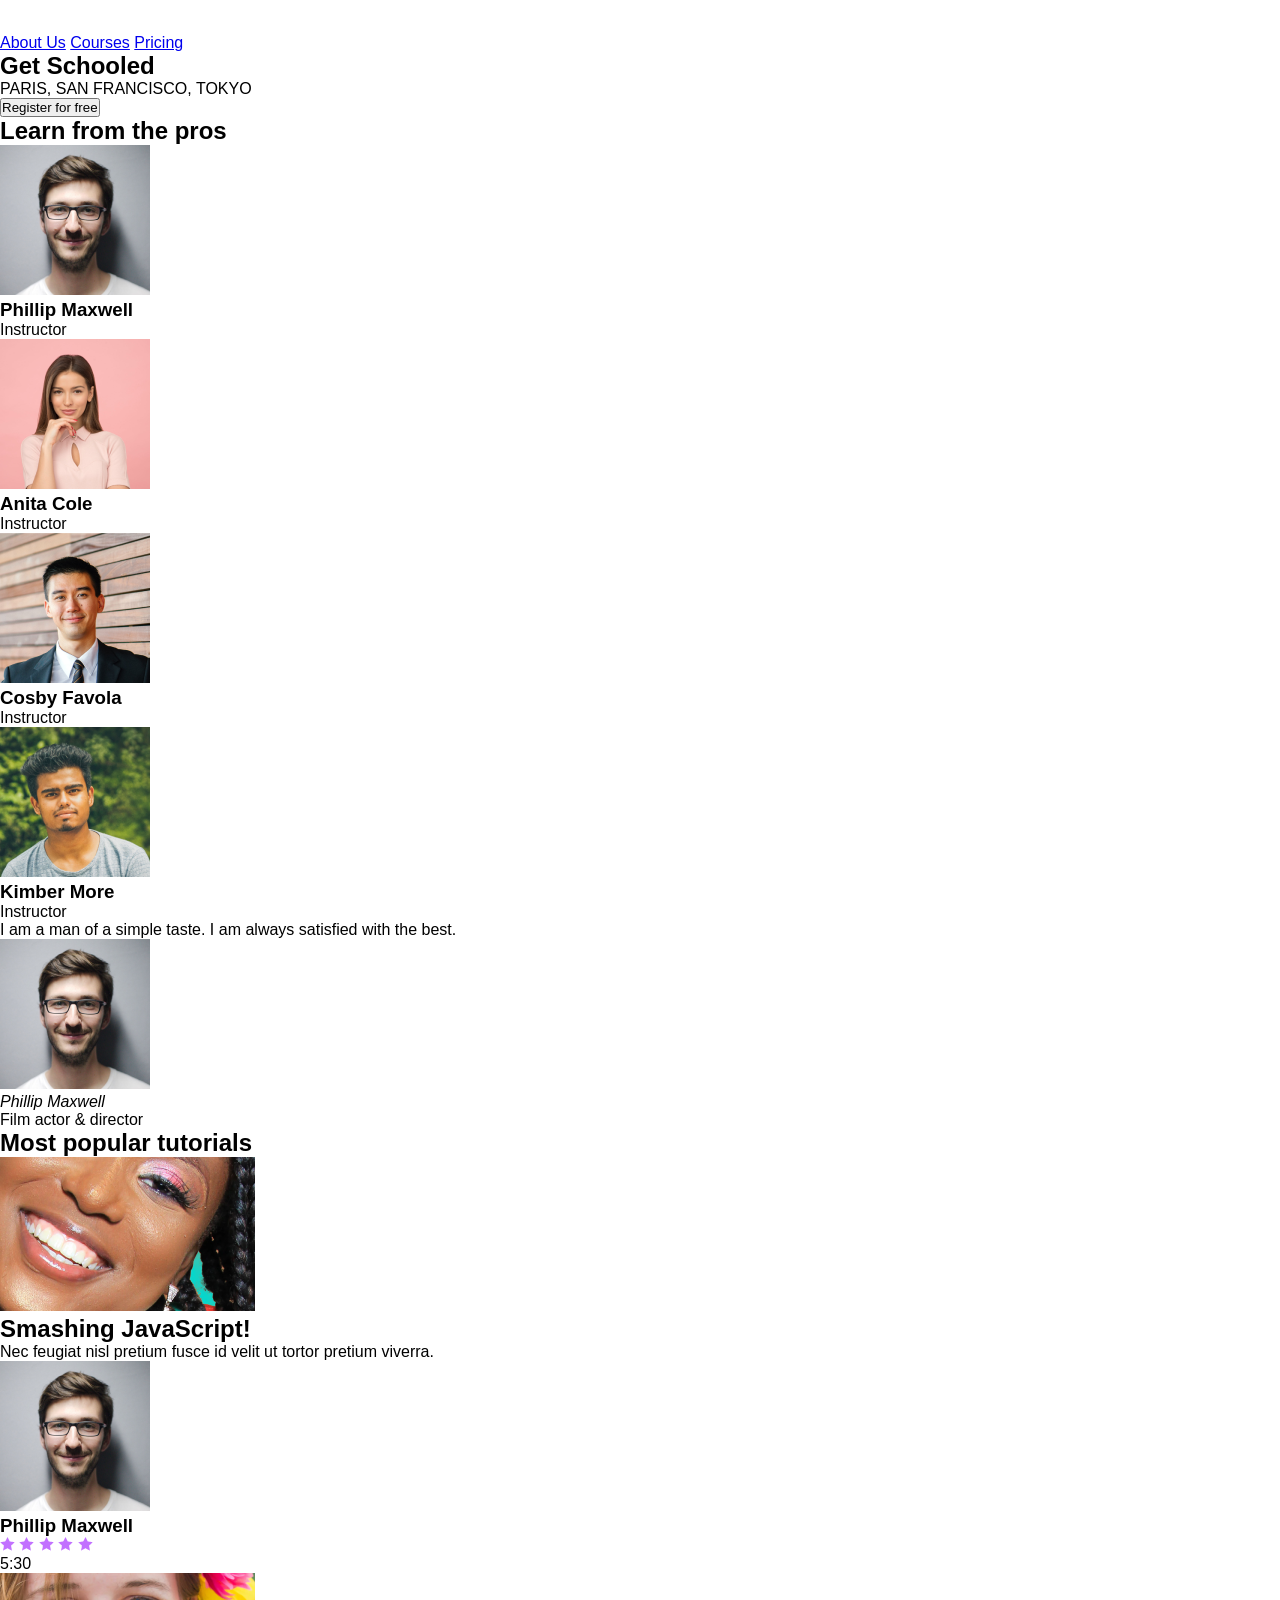
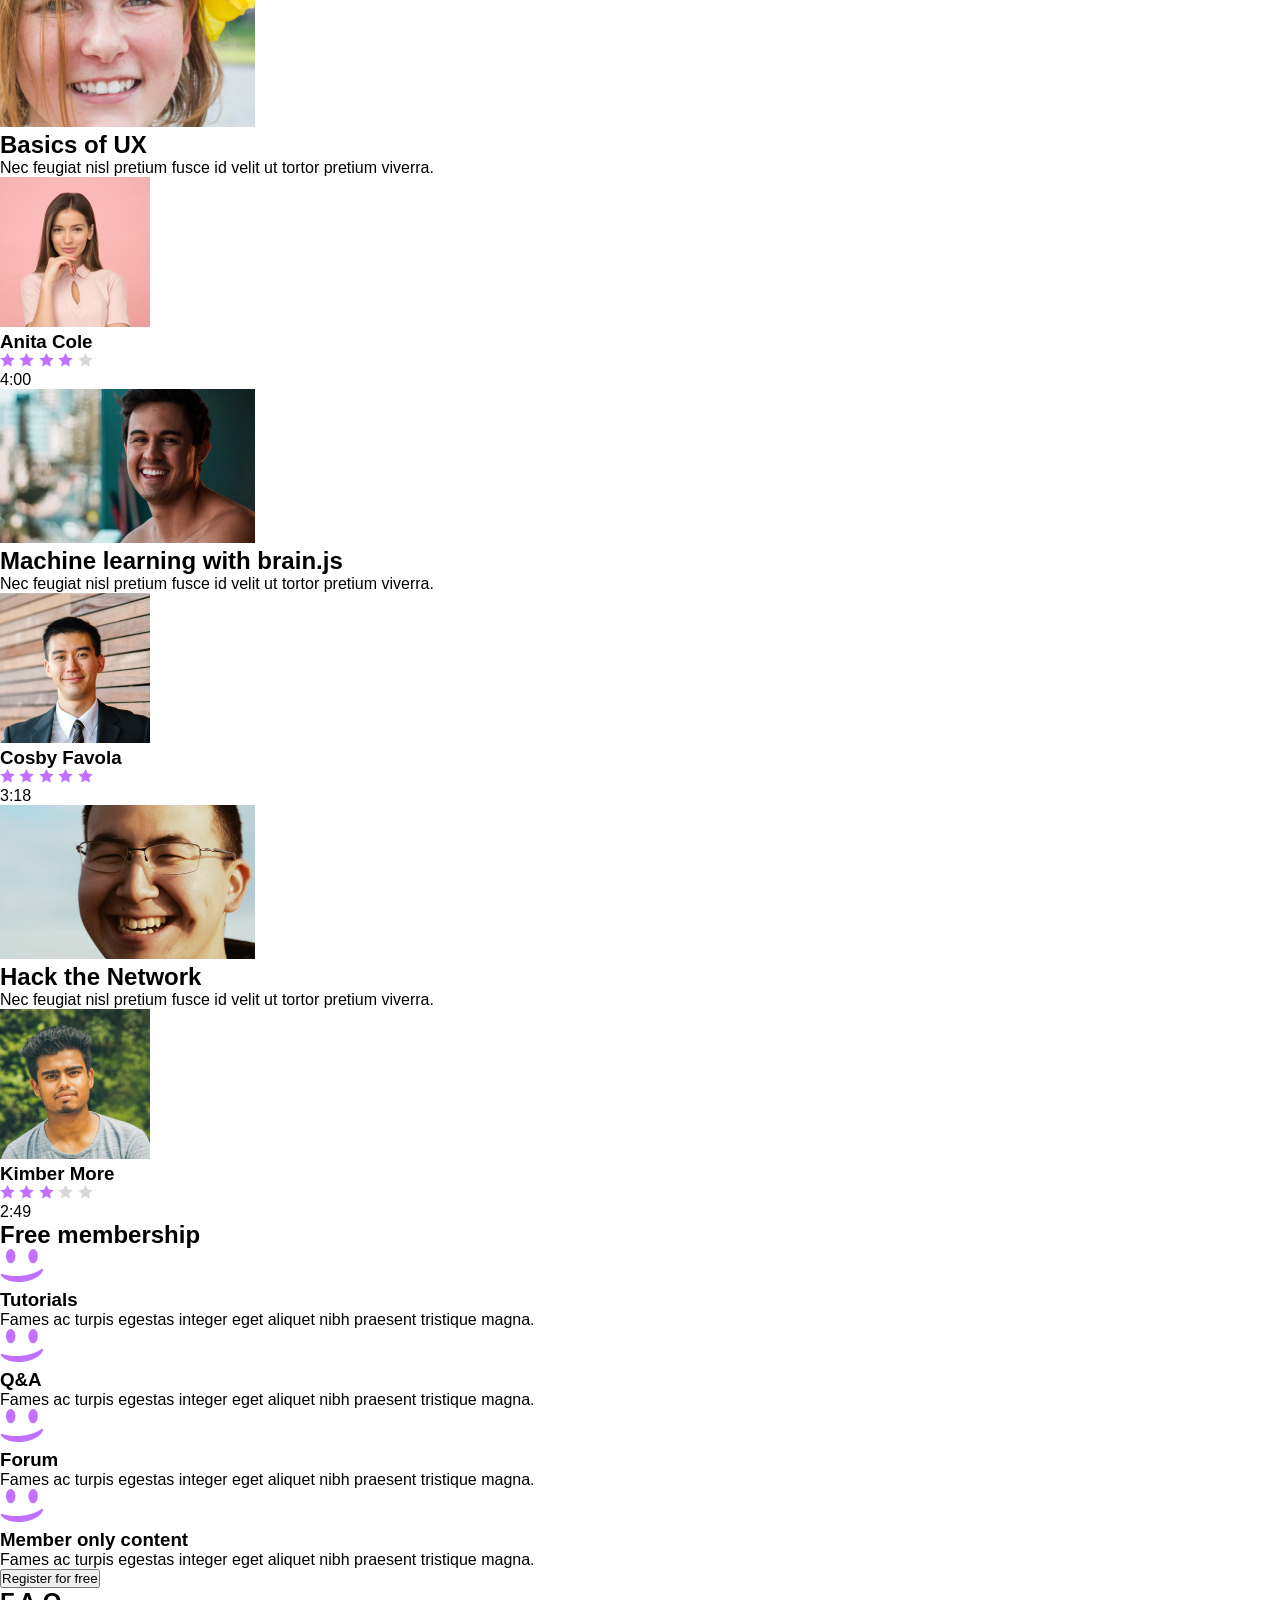
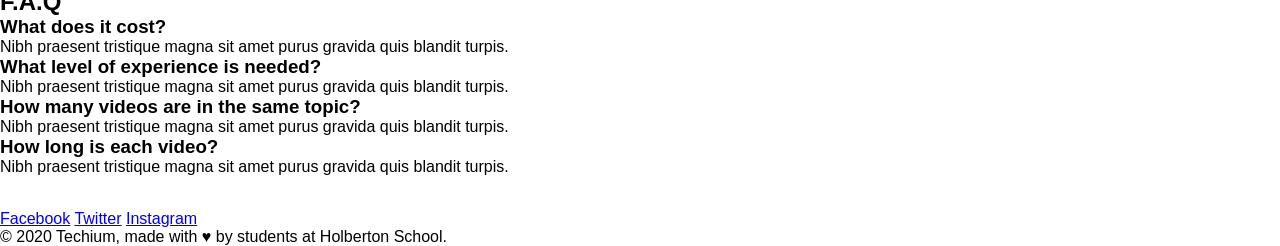
<file: css_advanced/task_1/index.html>
<!DOCTYPE html>
<html lang="en">
  <head>
    <meta charset="UTF-8" />
    <meta http-equiv="X-UA-Compatible" content="IE=edge" />
    <meta name="viewport" content="width=device-width, initial-scale=1.0" />
    <title>Homepage</title>
    <link rel="stylesheet" href="styles.css">
  </head>
  <body>
    <header>
      <a href="/">
        <img src="images/logo.png" alt="Smiling School logo" />
      </a>
      <nav>
        <a href="#">About Us</a>
        <a href="#">Courses</a>
        <a href="#">Pricing</a>
      </nav>
    </header>

    <main>
      <section>
        <div>
          <h1>Get Schooled</h1>
          <p>PARIS, SAN FRANCISCO, TOKYO</p>
          <button>Register for free</button>
        </div>
        <div>
          <h2>Learn from the pros</h2>
          <div>
            <div>
              <img src="images/0.png" alt="Phillip Maxwell" />
              <h3>Phillip Maxwell</h3>
              <p>Instructor</p>
            </div>
            <div>
              <img src="images/1.png" alt="Anita Cole" />
              <h3>Anita Cole</h3>
              <p>Instructor</p>
            </div>
            <div>
              <img src="images/2.png" alt="Cosby Favola" />
              <h3>Cosby Favola</h3>
              <p>Instructor</p>
            </div>
            <div>
              <img src="images/3.png" alt="Kimber More" />
              <h3>Kimber More</h3>
              <p>Instructor</p>
            </div>
          </div>
        </div>
      </section>

      <section>
        <div>
          <blockquote>
            I am a man of a simple taste. I am always satisfied with the best.
          </blockquote>
          <img src="images/0.png" alt="Phillip Maxwell" />
          <p><cite>Phillip Maxwell</cite></p>
          <p>Film actor &amp; director</p>
        </div>
      </section>

      <section>
        <h1>Most popular tutorials</h1>
        <div>
          <div>
            <img src="images/5.png" alt="Smashing JavaScript!" />
            <h2>Smashing JavaScript!</h2>
            <p>Nec feugiat nisl pretium fusce id velit ut tortor pretium viverra.</p>
            <div>
              <img src="images/0.png" alt="Phillip Maxwell" />
              <h3>Phillip Maxwell</h3>
            </div>
            <div>
              <div>
                <img src="images/star.png" alt="star" />
                <img src="images/star.png" alt="star" />
                <img src="images/star.png" alt="star" />
                <img src="images/star.png" alt="star" />
                <img src="images/star.png" alt="star" />
              </div>
              <span>5:30</span>
            </div>
          </div>
          <div>
            <img src="images/6.png" alt="Basics of UX" />
            <h2>Basics of UX</h2>
            <p>Nec feugiat nisl pretium fusce id velit ut tortor pretium viverra.</p>
            <div>
              <img src="images/1.png" alt="Anita Cole" />
              <h3>Anita Cole</h3>
            </div>
            <div>
              <div>
                <img src="images/star.png" alt="star" />
                <img src="images/star.png" alt="star" />
                <img src="images/star.png" alt="star" />
                <img src="images/star.png" alt="star" />
                <img src="images/empty_star.png" alt="star off" />
              </div>
              <span>4:00</span>
            </div>
          </div>
          <div>
            <img src="images/7.png" alt="Machine learning with brain.js" />
            <h2>Machine learning with brain.js</h2>
            <p>Nec feugiat nisl pretium fusce id velit ut tortor pretium viverra.</p>
            <div>
              <img src="images/2.png" alt="Cosby Favola" />
              <h3>Cosby Favola</h3>
            </div>
            <div>
              <div>
                <img src="images/star.png" alt="star" />
                <img src="images/star.png" alt="star" />
                <img src="images/star.png" alt="star" />
                <img src="images/star.png" alt="star" />
                <img src="images/star.png" alt="star" />
              </div>
              <span>3:18</span>
            </div>
          </div>
          <div>
            <img src="images/8.png" alt="Hack the Network" />
            <h2>Hack the Network</h2>
            <p>Nec feugiat nisl pretium fusce id velit ut tortor pretium viverra.</p>
            <div>
              <img src="images/3.png" alt="Kimber More" />
              <h3>Kimber More</h3>
            </div>
            <div>
              <div>
                <img src="images/star.png" alt="star" />
                <img src="images/star.png" alt="star" />
                <img src="images/star.png" alt="star" />
                <img src="images/empty_star.png" alt="star off" />
                <img src="images/empty_star.png" alt="star off" />
              </div>
              <span>2:49</span>
            </div>
          </div>
        </div>
      </section>

      <section>
        <h2>Free membership</h2>
        <ul>
          <li>
            <img src="images/smile.png" alt="Tutorials icon" />
            <h3>Tutorials</h3>
            <p>Fames ac turpis egestas integer eget aliquet nibh praesent tristique magna.</p>
          </li>
          <li>
            <img src="images/smile.png" alt="Q&A icon" />
            <h3>Q&amp;A</h3>
            <p>Fames ac turpis egestas integer eget aliquet nibh praesent tristique magna.</p>
          </li>
          <li>
            <img src="images/smile.png" alt="Forum icon" />
            <h3>Forum</h3>
            <p>Fames ac turpis egestas integer eget aliquet nibh praesent tristique magna.</p>
          </li>
          <li>
            <img src="images/smile.png" alt="Member only content icon" />
            <h3>Member only content</h3>
            <p>Fames ac turpis egestas integer eget aliquet nibh praesent tristique magna.</p>
          </li>
        </ul>
        <button>Register for free</button>
      </section>

      <section>
        <h2>F.A.Q</h2>
        <div>
          <div>
            <h3>What does it cost?</h3>
            <p>Nibh praesent tristique magna sit amet purus gravida quis blandit turpis.</p>
          </div>
          <div>
            <h3>What level of experience is needed?</h3>
            <p>Nibh praesent tristique magna sit amet purus gravida quis blandit turpis.</p>
          </div>
        </div>
        <div>
          <div>
            <h3>How many videos are in the same topic?</h3>
            <p>Nibh praesent tristique magna sit amet purus gravida quis blandit turpis.</p>
          </div>
          <div>
            <h3>How long is each video?</h3>
            <p>Nibh praesent tristique magna sit amet purus gravida quis blandit turpis.</p>
          </div>
        </div>
      </section>
    </main>

    <footer>
      <div>
        <a href="/">
          <img src="images/logo.png" alt="Smiling School logo" />
        </a>
        <p>
          <a href="https://www.facebook.com">Facebook</a>
          <a href="https://www.twitter.com">Twitter</a>
          <a href="https://www.instagram.com">Instagram</a>
        </p>
      </div>
      <p>© 2020 Techium, made with ♥ by students at Holberton School.</p>
    </footer>
  </body>
</html>
</file>
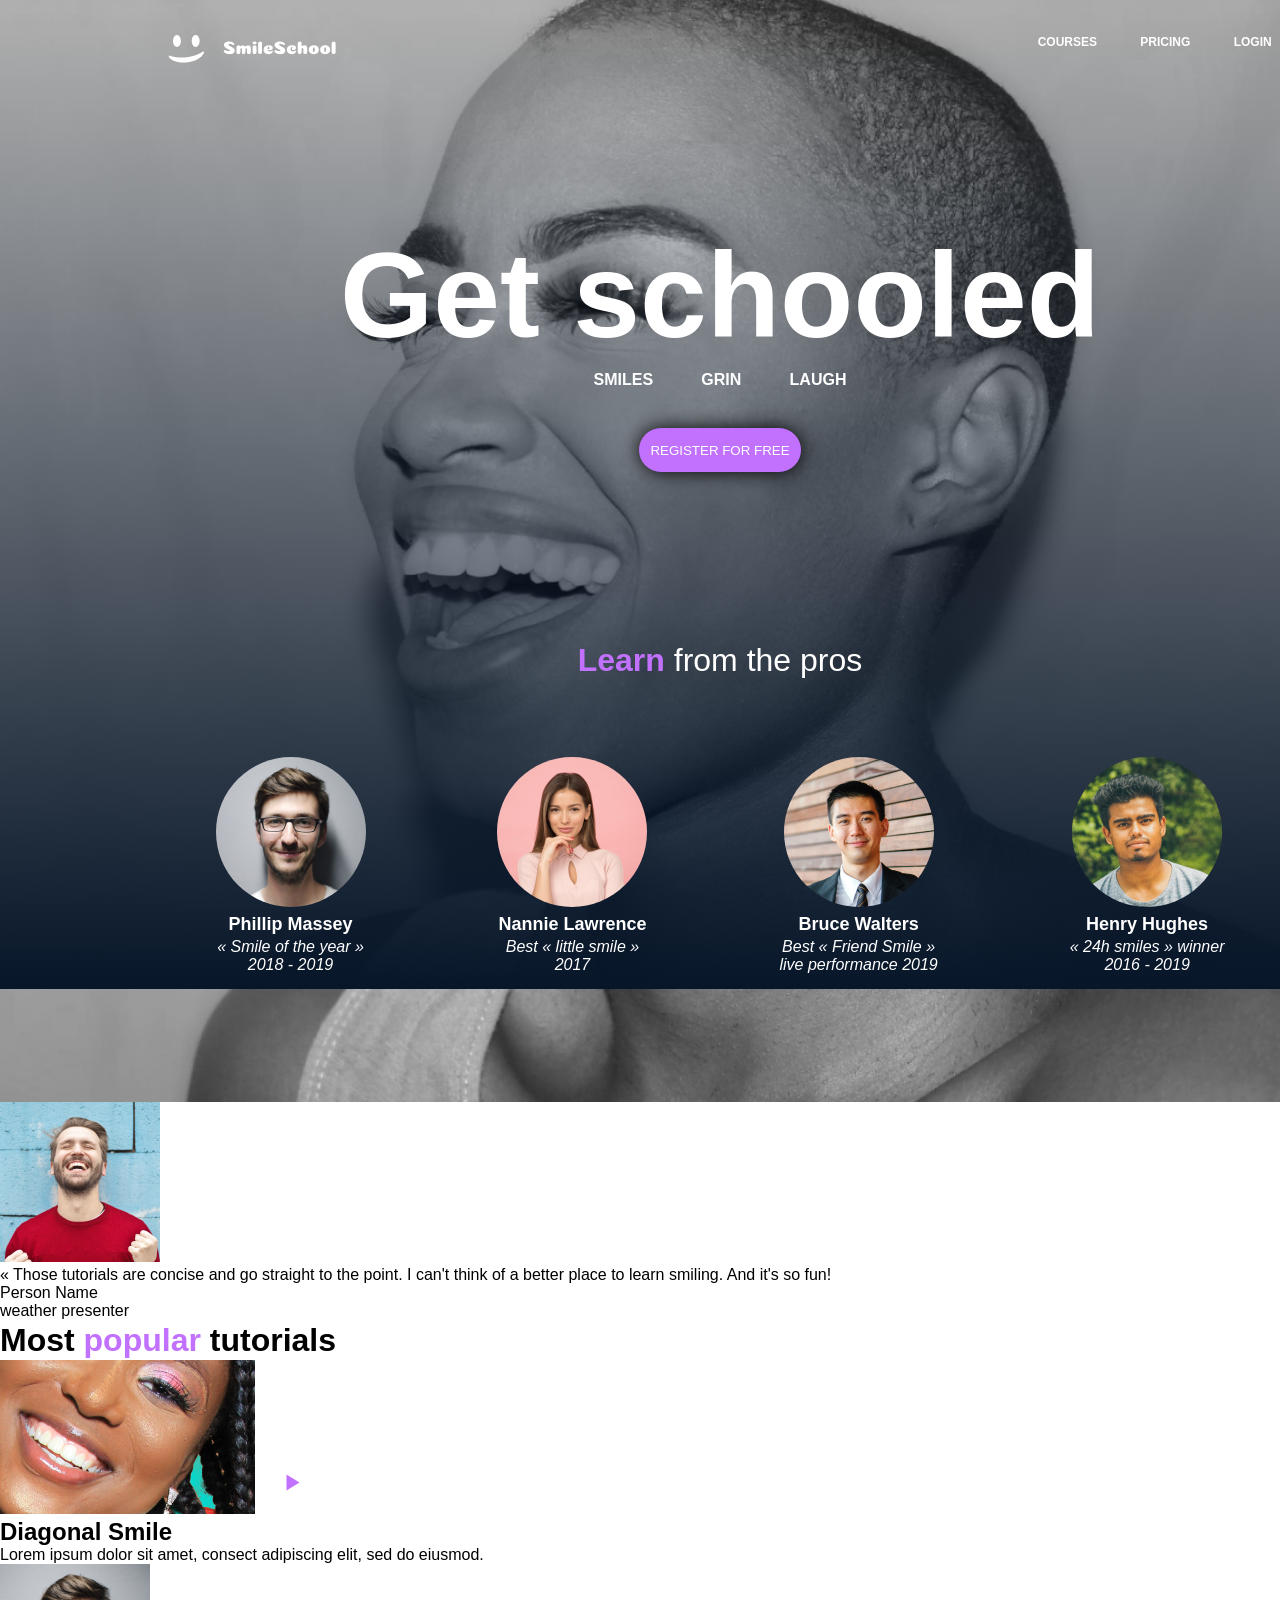
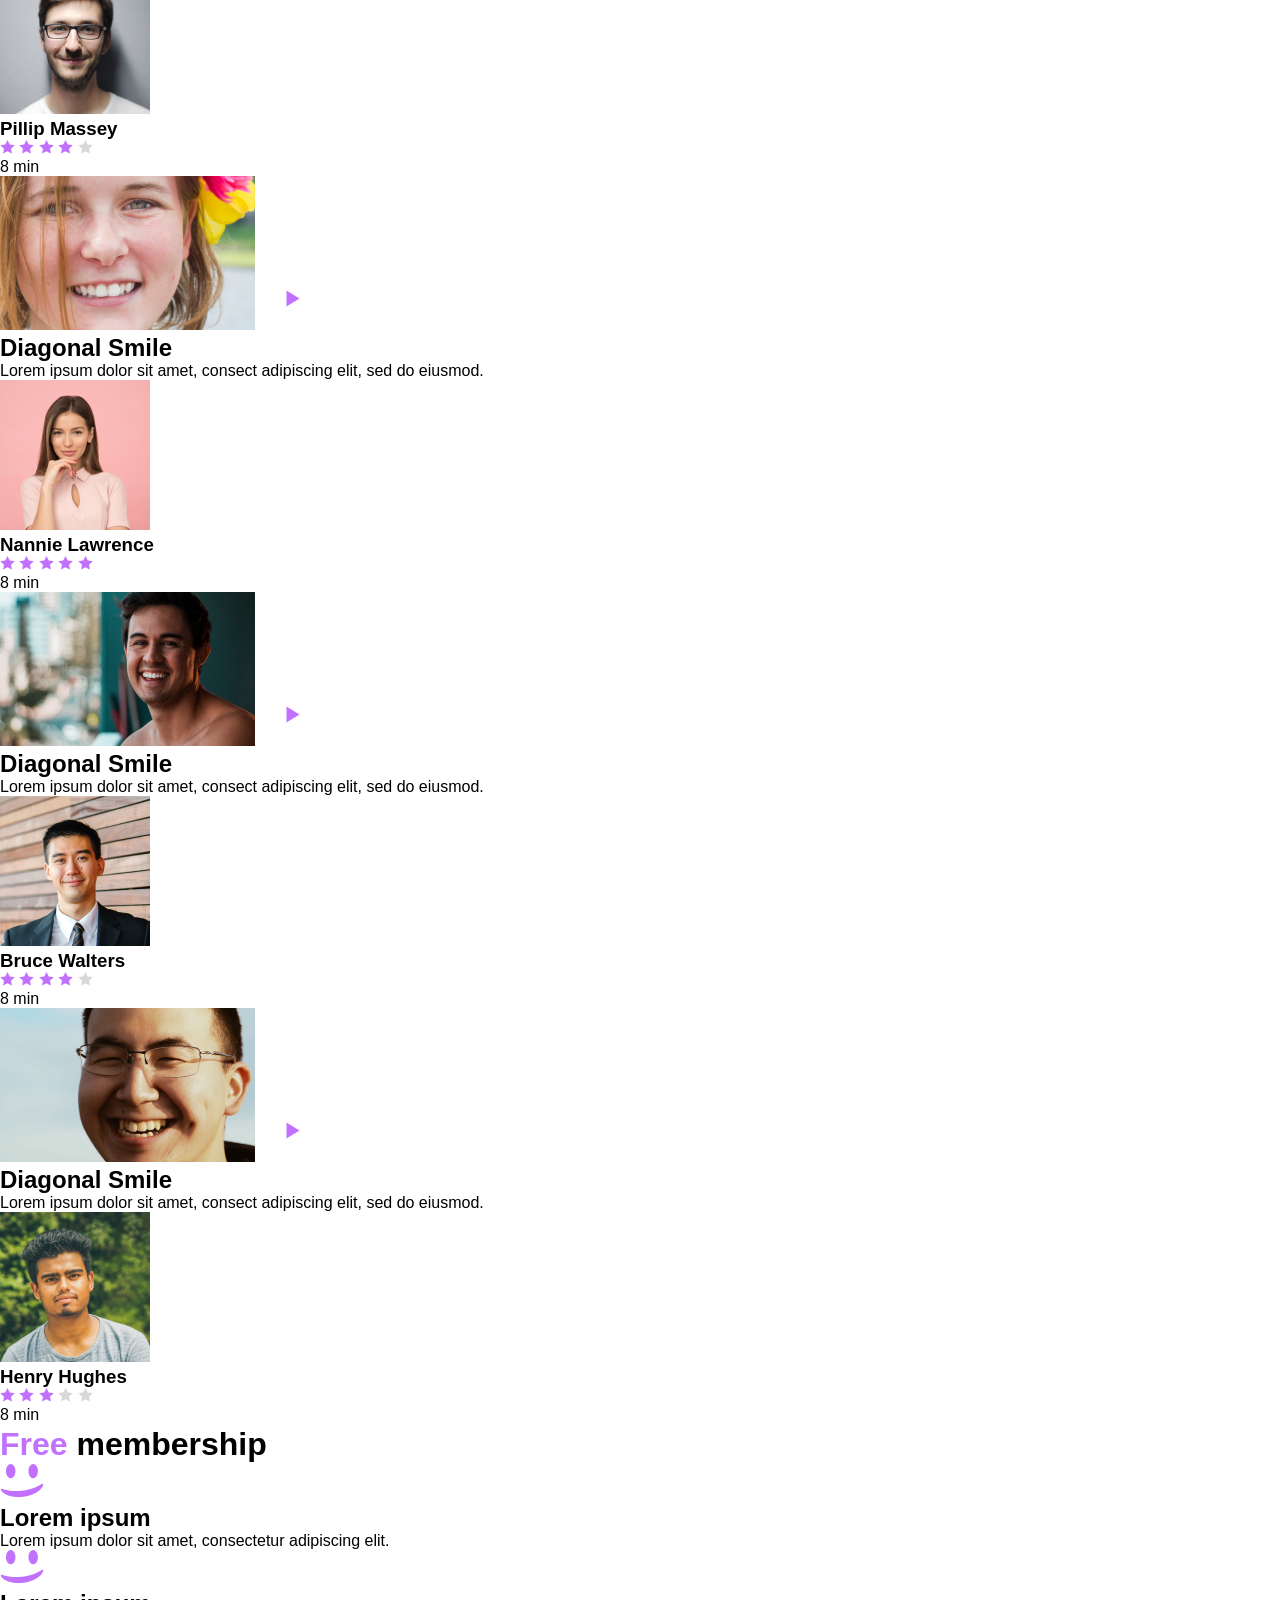
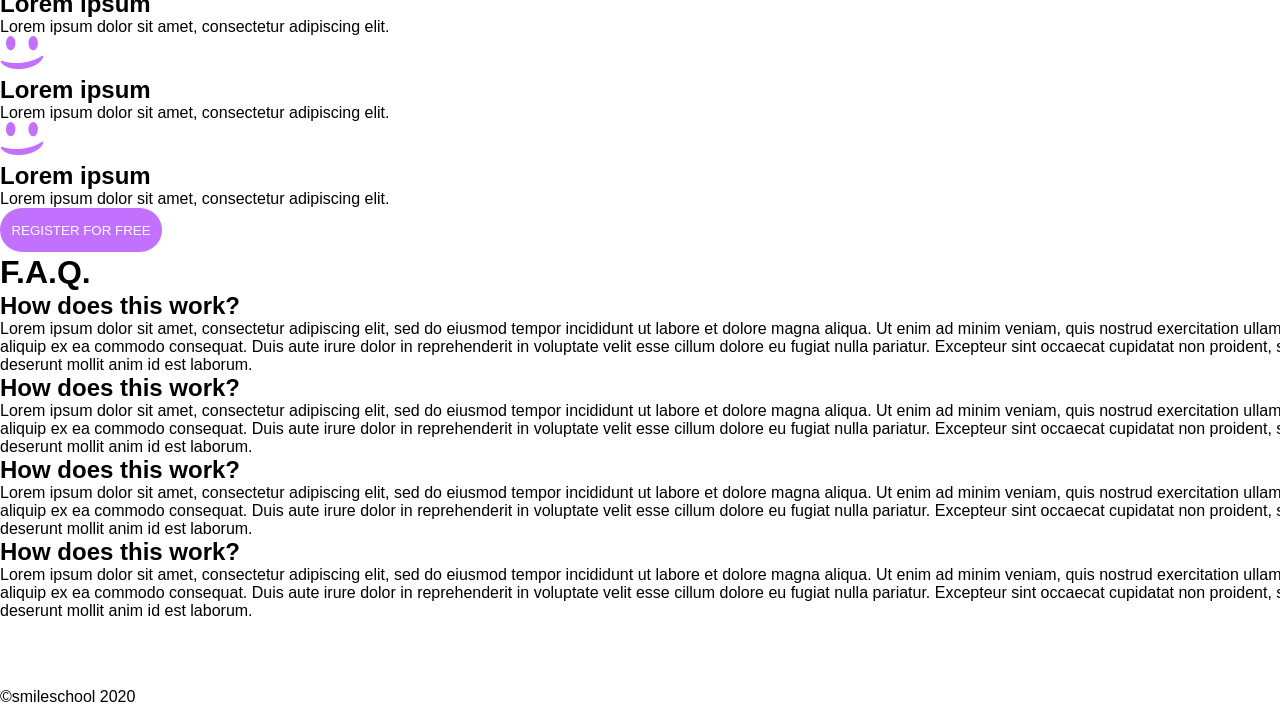
<file: css_advanced/task_2/index.html>
<!DOCTYPE html>
<html lang="en">
<head>
    <meta charset="UTF-8">
    <meta name="viewport" content="width=device-width, initial-scale=1.0">
    <title>CSS Advanced</title>
    <link rel="stylesheet" href="styles.css">
</head>
<body>

    <header>
        <div id="header-div">
            <a href=""><img src="images/logo.png" alt="Logo"></a>
            <div id="header-links">
                <a href="">COURSES</a>
                <a href="">PRICING</a>
                <a href="">LOGIN</a>
            </div>
        </div>
    </header>

    <main>
        <section id="banner-section">
            <img id="banner-bg" src="images/background.png" alt="background">
            <div id="gradient"></div>
            <div>
                <h1>Get schooled</h1>
                <p id="banner-text">
                    <span>SMILES</span>
                    <span>GRIN</span>
                    <span>LAUGH</span>
                </p>
                <button id="banner-button" class="register-button">REGISTER FOR FREE</button>
            </div>
            <div id="pros-section">
                <h2><span class="purple-text">Learn</span> from the pros</h2>
                <div id="pros-quotes">
                    <div>
                        <img class="round-image" src="images/0.png" alt="Pro">
                        <h3 class="pro">Phillip Massey</h3>
                        <p class="pro-quote">&#171; Smile of the year &#187;<br>2018 - 2019</p>
                    </div>
                    <div>
                        <img class="round-image" src="images/1.png" alt="Pro">
                        <h3 class="pro">Nannie Lawrence</h3>
                        <p class="pro-quote">Best &#171; little smile &#187;<br>2017</p>
                    </div>
                    <div>
                        <img class="round-image" src="images/2.png" alt="Pro">
                        <h3 class="pro">Bruce Walters</h3>
                        <p class="pro-quote">Best &#171; Friend Smile &#187;<br>live performance 2019</p>
                    </div>
                    <div>
                        <img class="round-image" src="images/3.png" alt="Pro">
                        <h3 class="pro">Henry Hughes</h3>
                        <p class="pro-quote">&#171; 24h smiles &#187; winner<br>2016 - 2019</p>
                    </div>
                </div>
            </div>
        </section>

        <section id="quotes-section">
            <div id="quote-div">
                <img src="images/4.png" alt="Quote Image">
                <div id="quote-block">
                    <blockquote>&#171; Those tutorials are concise and go straight to the point. I can't think of a better place to learn smiling. And it's so fun!</blockquote>
                    <p id="quote-auth">Person Name</p>
                    <p id="auth-profession">weather presenter</p>
                </div>
            </div>
        </section>

        <section id="videos-section">
            <h1>Most <span class="purple-text">popular</span> tutorials</h1>
            <div id="videos-container">
                <div class="video-container">
                    <div class="video">
                        <img class="video-img" src="images/5.png" alt="Video">
                        <img class="play-button" src="images/play-button.png" alt="Play">
                    </div>
                    <h2>Diagonal Smile</h2>
                    <p class="video-desc">Lorem ipsum dolor sit amet, consect adipiscing elit, sed do eiusmod.</p>
                    <div class="author-container">
                        <img class="author-img" src="images/0.png" alt="Author">
                        <h3 class="video-author-name">Pillip Massey</h3>
                    </div>
                    <div class="video-rating">
                        <div class="stars-ratings">
                            <img src="images/star.png" alt="Star">
                            <img src="images/star.png" alt="Star">
                            <img src="images/star.png" alt="Star">
                            <img src="images/star.png" alt="Star">
                            <img src="images/empty_star.png" alt="Star">
                        </div>
                        <p>8 min</p>
                    </div>
                </div>
                <div class="video-container">
                    <div class="video">
                        <img class="video-img" src="images/6.png" alt="Video">
                        <img class="play-button" src="images/play-button.png" alt="Play">
                    </div>
                    <h2>Diagonal Smile</h2>
                    <p class="video-desc">Lorem ipsum dolor sit amet, consect adipiscing elit, sed do eiusmod.</p>
                    <div class="author-container">
                        <img class="author-img" src="images/1.png" alt="Author">
                        <h3 class="video-author-name">Nannie Lawrence</h3>
                    </div>
                    <div class="video-rating">
                        <div class="stars-ratings">
                            <img src="images/star.png" alt="Star">
                            <img src="images/star.png" alt="Star">
                            <img src="images/star.png" alt="Star">
                            <img src="images/star.png" alt="Star">
                            <img src="images/star.png" alt="Star">
                        </div>
                        <p>8 min</p>
                    </div>
                </div>
                <div class="video-container">
                    <div class="video">
                        <img class="video-img" src="images/7.png" alt="Video">
                        <img class="play-button" src="images/play-button.png" alt="Play">
                    </div>
                    <h2>Diagonal Smile</h2>
                    <p class="video-desc">Lorem ipsum dolor sit amet, consect adipiscing elit, sed do eiusmod.</p>
                    <div class="author-container">
                        <img class="author-img" src="images/2.png" alt="Author">
                        <h3 class="video-author-name">Bruce Walters</h3>
                    </div>
                    <div class="video-rating">
                        <div class="stars-ratings">
                            <img src="images/star.png" alt="Star">
                            <img src="images/star.png" alt="Star">
                            <img src="images/star.png" alt="Star">
                            <img src="images/star.png" alt="Star">
                            <img src="images/empty_star.png" alt="Star">
                        </div>
                        <p>8 min</p>
                    </div>
                </div>
                <div class="video-container">
                    <div class="video">
                        <img class="video-img" src="images/8.png" alt="Video">
                        <img class="play-button" src="images/play-button.png" alt="Play">
                    </div>
                    <h2>Diagonal Smile</h2>
                    <p class="video-desc">Lorem ipsum dolor sit amet, consect adipiscing elit, sed do eiusmod.</p>
                    <div class="author-container">
                        <img class="author-img" src="images/3.png" alt="Author">
                        <h3 class="video-author-name">Henry Hughes</h3>
                    </div>
                    <div class="video-rating">
                        <div class="stars-ratings">
                            <img src="images/star.png" alt="Star">
                            <img src="images/star.png" alt="Star">
                            <img src="images/star.png" alt="Star">
                            <img src="images/empty_star.png" alt="Star">
                            <img src="images/empty_star.png" alt="Star">
                        </div>
                        <p>8 min</p>
                    </div>
                </div>
            </div>
        </section>

        <section id="membership-section">
            <h1><span class="purple-text">Free </span>membership</h1>
            <div id="membership-list">
                <div class="membership">
                    <img src="images/smile.png" alt="smile">
                    <h2 class="membership-name">Lorem ipsum</h2>
                    <p>Lorem ipsum dolor sit amet, consectetur adipiscing elit.</p>
                </div>
                <div class="membership">
                    <img src="images/smile.png" alt="smile">
                    <h2 class="membership-name">Lorem ipsum</h2>
                    <p>Lorem ipsum dolor sit amet, consectetur adipiscing elit.</p>
                </div>
                <div class="membership">
                    <img src="images/smile.png" alt="smile">
                    <h2 class="membership-name">Lorem ipsum</h2>
                    <p>Lorem ipsum dolor sit amet, consectetur adipiscing elit.</p>
                </div>
                <div class="membership">
                    <img src="images/smile.png" alt="smile">
                    <h2 class="membership-name">Lorem ipsum</h2>
                    <p>Lorem ipsum dolor sit amet, consectetur adipiscing elit.</p>
                </div>
            </div>
            <button id="membership-button" class="register-button">REGISTER FOR FREE</button>
        </section>

        <section id="FAQ-section">
            <h1 id="FAQ-title">F.A.Q.</h1>
            <div id="FAQ-content">
                <div class="FAQ-row-block">
                    <div class="FAQ-item-block">
                        <h2 class="FAQ-question">How does this work?</h2>
                        <p class="FAQ-answer">Lorem ipsum dolor sit amet, consectetur adipiscing elit, sed do eiusmod tempor incididunt ut labore et dolore magna aliqua. Ut enim ad minim veniam, quis nostrud exercitation ullamco laboris nisi ut aliquip ex ea commodo consequat. Duis aute irure dolor in reprehenderit in voluptate velit esse cillum dolore eu fugiat nulla pariatur. Excepteur sint occaecat cupidatat non proident, sunt in culpa qui officia deserunt mollit anim id est laborum.</p>
                    </div>
                    <div class="FAQ-item-block">
                        <h2 class="FAQ-question">How does this work?</h2>
                        <p class="FAQ-answer">Lorem ipsum dolor sit amet, consectetur adipiscing elit, sed do eiusmod tempor incididunt ut labore et dolore magna aliqua. Ut enim ad minim veniam, quis nostrud exercitation ullamco laboris nisi ut aliquip ex ea commodo consequat. Duis aute irure dolor in reprehenderit in voluptate velit esse cillum dolore eu fugiat nulla pariatur. Excepteur sint occaecat cupidatat non proident, sunt in culpa qui officia deserunt mollit anim id est laborum.</p>
                    </div>
                </div>
                <div class="FAQ-row-block">
                    <div class="FAQ-item-block">
                        <h2 class="FAQ-question">How does this work?</h2>
                        <p class="FAQ-answer">Lorem ipsum dolor sit amet, consectetur adipiscing elit, sed do eiusmod tempor incididunt ut labore et dolore magna aliqua. Ut enim ad minim veniam, quis nostrud exercitation ullamco laboris nisi ut aliquip ex ea commodo consequat. Duis aute irure dolor in reprehenderit in voluptate velit esse cillum dolore eu fugiat nulla pariatur. Excepteur sint occaecat cupidatat non proident, sunt in culpa qui officia deserunt mollit anim id est laborum.</p>
                    </div>
                    <div class="FAQ-item-block">
                        <h2 class="FAQ-question">How does this work?</h2>
                        <p class="FAQ-answer">Lorem ipsum dolor sit amet, consectetur adipiscing elit, sed do eiusmod tempor incididunt ut labore et dolore magna aliqua. Ut enim ad minim veniam, quis nostrud exercitation ullamco laboris nisi ut aliquip ex ea commodo consequat. Duis aute irure dolor in reprehenderit in voluptate velit esse cillum dolore eu fugiat nulla pariatur. Excepteur sint occaecat cupidatat non proident, sunt in culpa qui officia deserunt mollit anim id est laborum.</p>
                    </div>
                </div>
            </div>
        </section>

        <footer>
            <div>
                <div id="footer-row-block">
                    <img src="images/logo.png" alt="Logo">
                    <div id="footer-sites">
                        <a href=""><img src="images/Facebook.png" alt="Facebook"></a>
                        <a href=""><img src="images/Instagram.png" alt="Instagram"></a>
                        <a href=""><img src="images/Twitter.png" alt="Twitter"></a>
                    </div>
                </div>
                <p id="footer-copyright">&#169;smileschool 2020</p>
            </div>
        </footer>
    </main>

</body>
</html>
</file>
<file: css_advanced/task_1/styles.css>
:root {
  --purple: #C271FF;
  --black: #071629;
  --white: #ffffff;
  --dark: rgba(7, 22, 41, 0.5);
}
* { margin: 0; padding: 0; box-sizing: border-box; }
body { font-family: sans-serif; }
</file>
<file: css_advanced/task_2/styles.css>
:root {
    --purple: #C271FF;
    --white: #FFFFFF;
    --black: #071629;
    --transparent-black: rgba(7, 22, 41, 0.50);
}
body {
    background-color: var(--white);
    width: 1440px;
    margin: 0;
    padding: 0;
}
* {
    font-family: sans-serif;
    margin: 0;
}
section h1 {
    font-weight: 900;
    font-size: 32px;
    line-height: 40px;
}
.purple-text {
    color: var(--purple);
    font-weight: bold;
}
.round-image {
    border-radius: 50%;
    object-fit: cover;
    width: 150px;
    height: 150px;
}

/* Header */
header {
    width: inherit;
    position: absolute;
    top: 35px;
    color: var(--white);
    z-index: 2;
}
#header-div {
    width: 1103.41px;
    height: 29.46px;
    margin: auto;
    display: flex;
    justify-content: space-between;
}
#header-links {
    width: 234px;
    height: 15px;
    display: flex;
    justify-content: space-between;
    text-align: center;
}
header a {
    font-weight: bold;
    font-size: 12px;
    line-height: 15px;
    text-decoration: none;
    color: var(--white);
}
/* Banner */
#banner-section {
    color: var(--white);
    text-align: center;
    background-color: var(--black);
    position: relative;
    overflow: hidden;
}
#banner-section * {
    margin: 0;
}
#banner-section > * {
    z-index: 1;
    position: relative;
}
#banner-section h1 {
    font-size: 120px;
    line-height: 150px;
    font-weight: 700;
    padding-top: 220px;
}
#banner-bg {
    filter: grayscale(100%);
    position: absolute;
    top: 0;
    left: 0;
    z-index: 0;
    width: 100%;
    height: 100%;
    object-fit: cover;
}
#gradient {
    position: absolute;
    top: 0;
    left: 0;
    z-index: 1;
    height: 989px;
    width: 1440px;
    background: linear-gradient(to bottom, transparent 1%, var(--black) 100%);
}
#banner-text {
    width: 253px;
    margin: auto;
    display: flex;
    justify-content: space-between;
    font-size: 16px;
    font-weight: bold;
    line-height: 20px;
}
#banner-button {
    margin-top: 38px;
    box-shadow: 0px 0px 20px 0px #000000;
}
.register-button {
    color: var(--white);
    background-color: var(--purple);
    width: 162px;
    height: 44px;
    border: none;
    border-radius: 22px;
    cursor: pointer;
}
#banner-section h2 {
    font-weight: 300;
    font-size: 32px;
    line-height: 40px;
    color: var(--white);
}
/* Pros */
#pros-section {
    height: 364px;
    margin-top: 168px;
    padding-bottom: 98px;
    display: flex;
    justify-content: space-between;
    flex-direction: column;
}
#pros-section h2 {
    font-size: 32px;
    font-weight: 300;
    line-height: 40px;
}
#pros-quotes {
    display: flex;
    justify-content: space-between;
    width: 1009px;
    height: 247px;
    margin: auto;
    margin-top: 0;
    margin-bottom: 0;
}
.pro {
    font-style: normal;
    font-size: 18px;
    line-height: 27px;
    font-weight: 900;
    margin-top: 2px;
}
.pro-quote {
    font-size: 16px;
    font-style: italic;
    font-weight: normal;
    margin-top: 1px;
}
</file>
